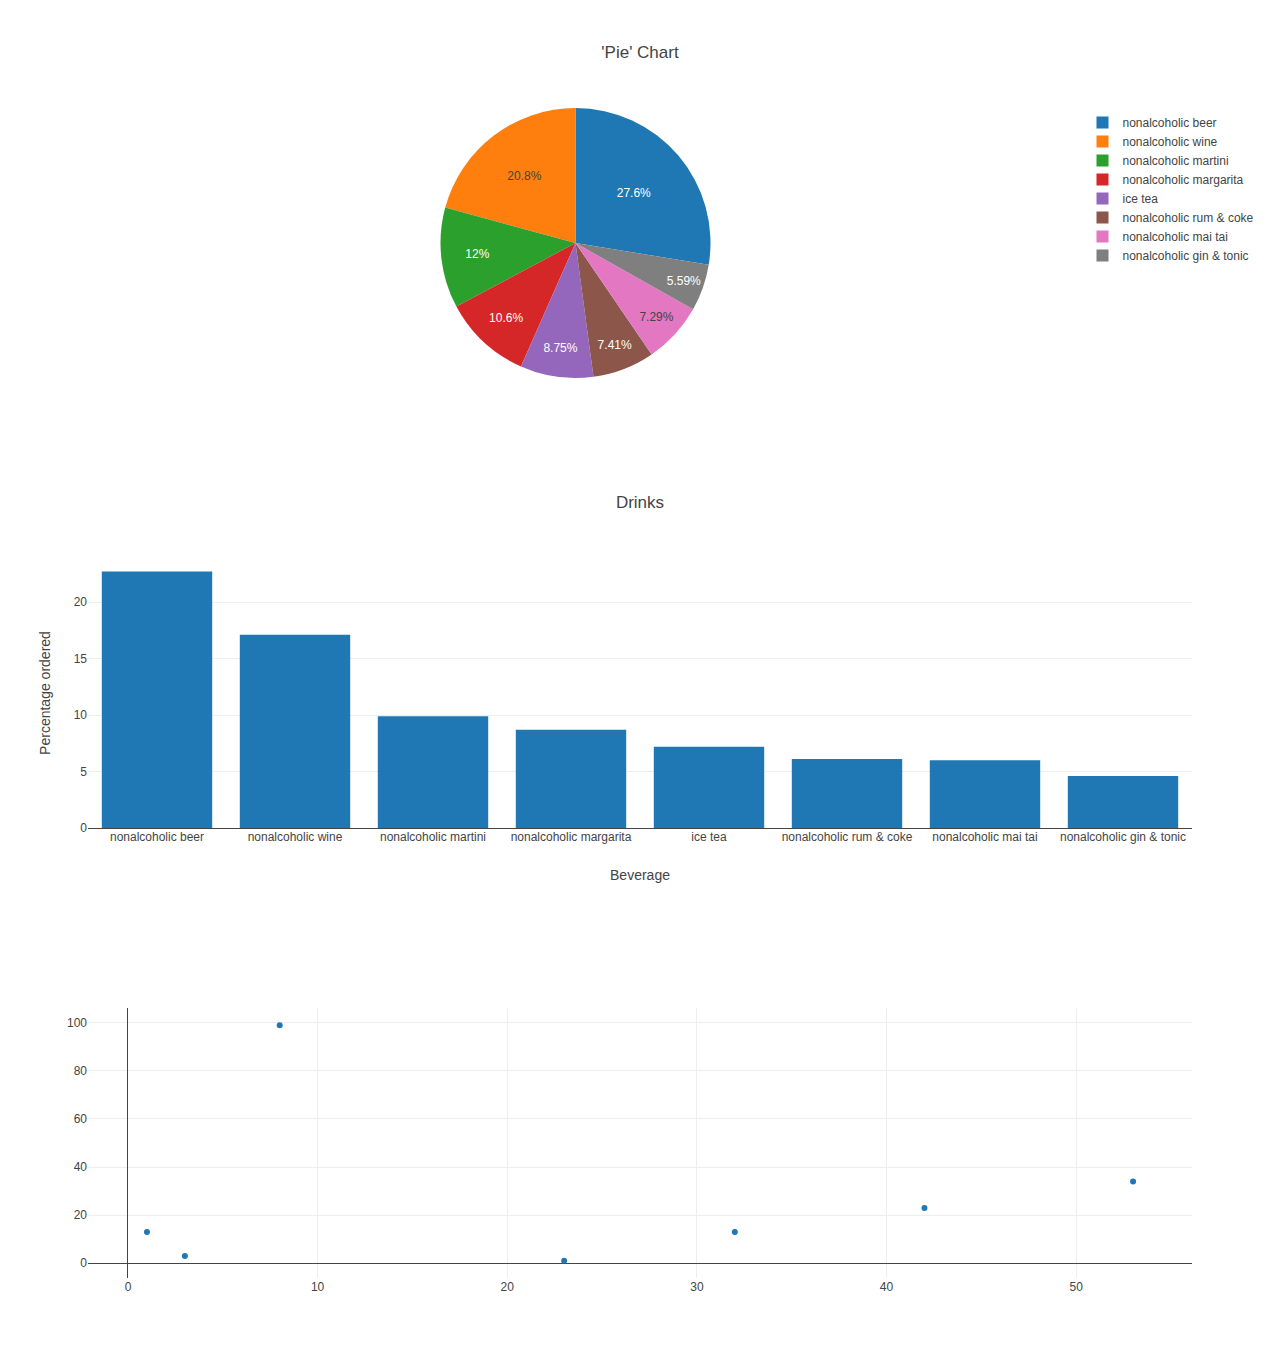
<file: workingfiles/index.html>
<!DOCTYPE html>
<html lang="en">
<head>
    <meta charset="UTF-8">
    <meta name="viewport" content="width=device-width, initial-scale=1.0">
    <meta http-equiv="X-UA-Compatible" content="ie=edge">
    <title>Basic Charts</title>
    <script src="https://cdn.plot.ly/plotly-latest.min.js"></script>
</head>
<body>
    <div id="plotArea"></div>
    <div id="plotArea2"></div>
    <div id="plotArea3"></div>
    <script src="plots.js"></script>
    <script src="functions.js"></script>
</body>
</html>
</file>
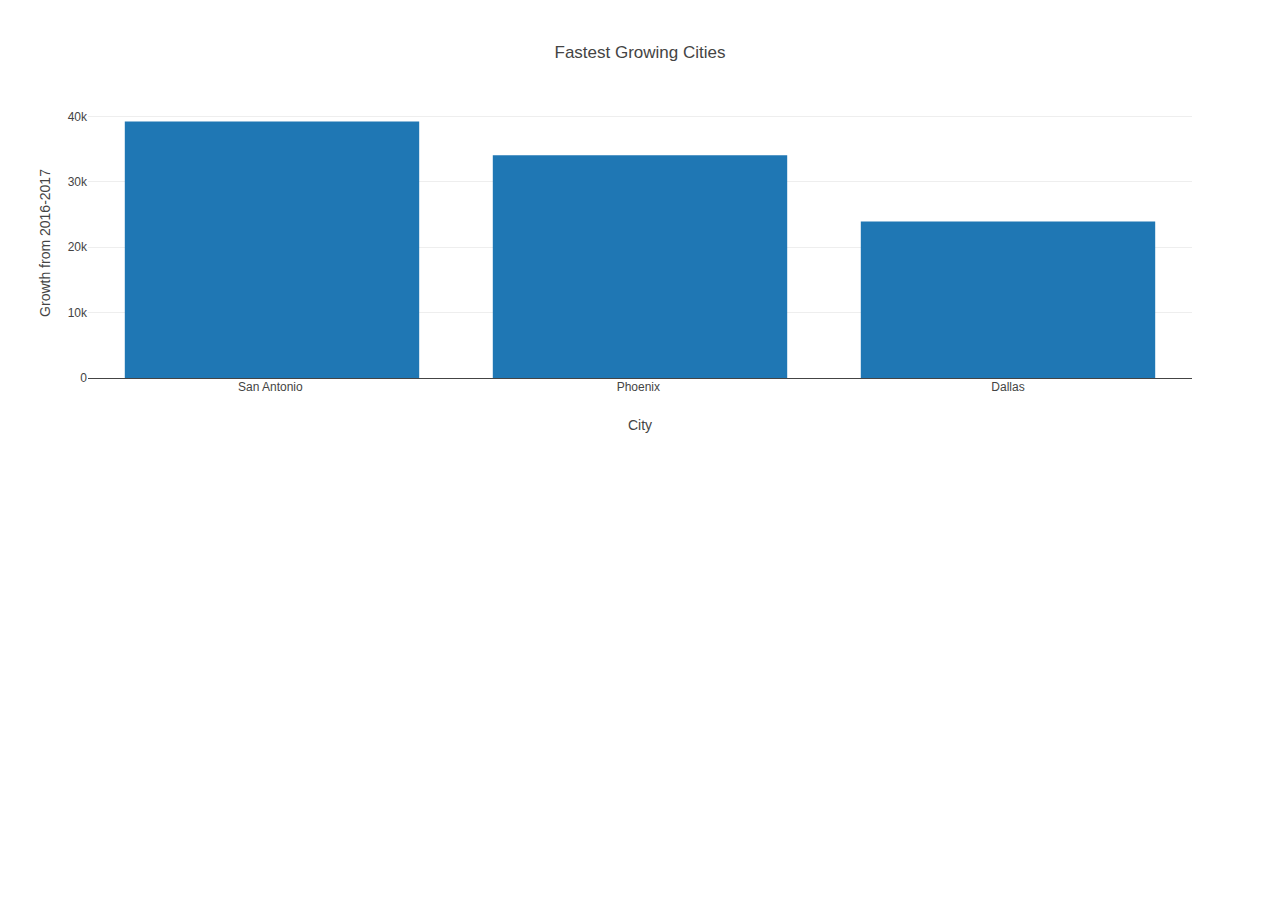
<file: cityindex.html>
<!DOCTYPE html>
<html lang="en">
<head>
  <meta charset="UTF-8">
  <meta name="viewport" content="width=device-width, initial-scale=1.0">
  <meta http-equiv="X-UA-Compatible" content="ie=edge">
  <title>Fast-Growing Cities 2016-2017</title>
  <script src="https://cdn.plot.ly/plotly-latest.min.js"></script>
</head>
<body>
  <div id="bar-plot"></div>
  <script src="data.js"></script>
  <script src="cityplot.js"></script>
</body>
</html>
</file>
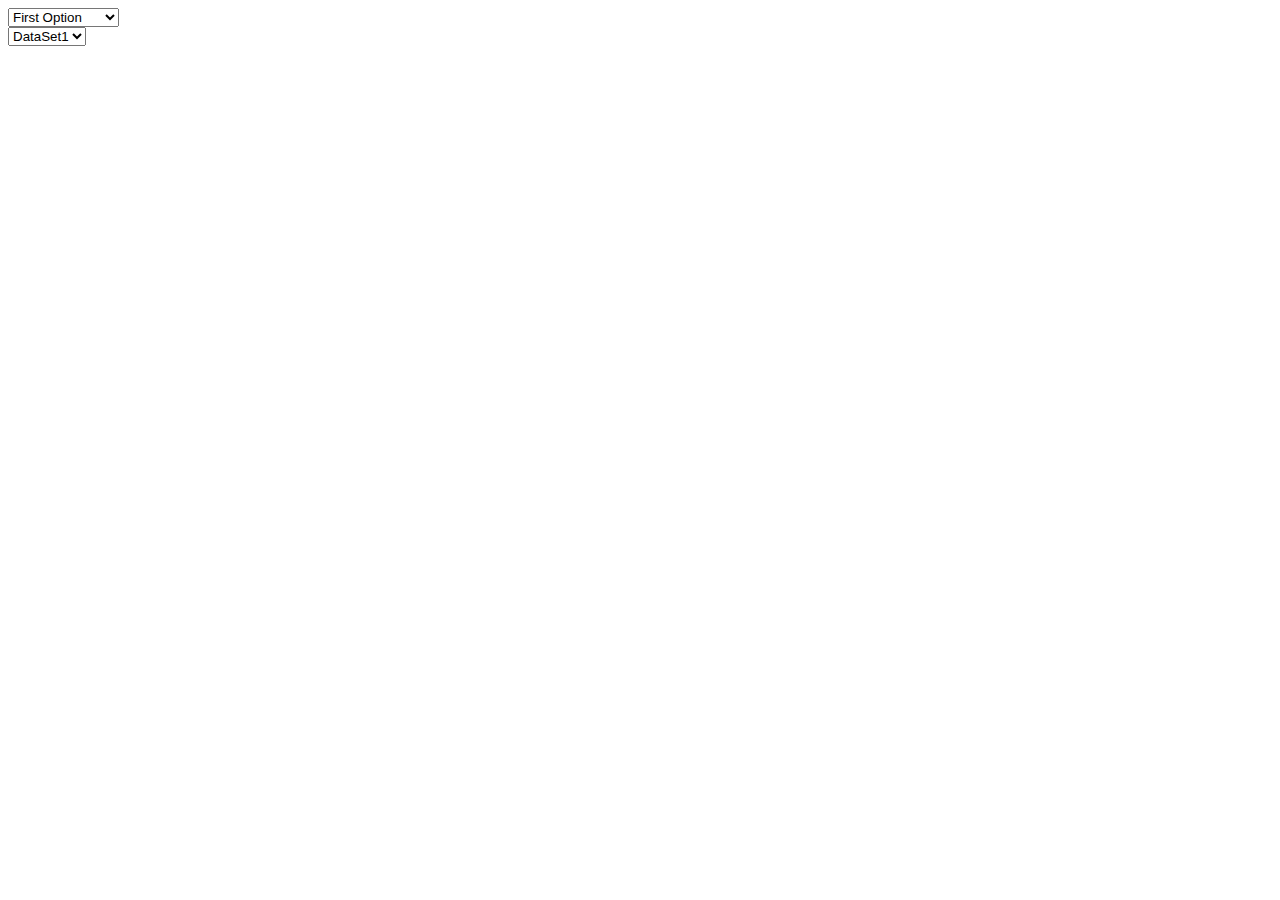
<file: workingfiles/pre_challenge/dropdown_index.html>
<!DOCTYPE html>
<html lang="en">
<head>
  <meta charset="UTF-8">
  <meta name="viewport" content="width=device-width, initial-scale=1.0">
  <meta http-equiv="X-UA-Compatible" content="ie=edge">
  <title>samples.json</title>
  <script src="https://d3js.org/d3.v7.min.js"></script>
  <script src="https://cdn.plot.ly/plotly-latest.min.js"></script>
</head>
<body>
  <div id="menu"></div>
  <select id="selectOption">
    <option value="option1">First Option</option>
    <option value="option2">Second Option</option>
  </select>
  <script src="dropdown_script.js"></script>
  <div id="plot"></div>
  <select id="dropdownMenu">
    <option value="dataset1">DataSet1</option>
    <option value="dataset2">DataSet2</option>
  </select>
  <script src="dropdown_plot.js"></script>
</body>
</html>
</file>
